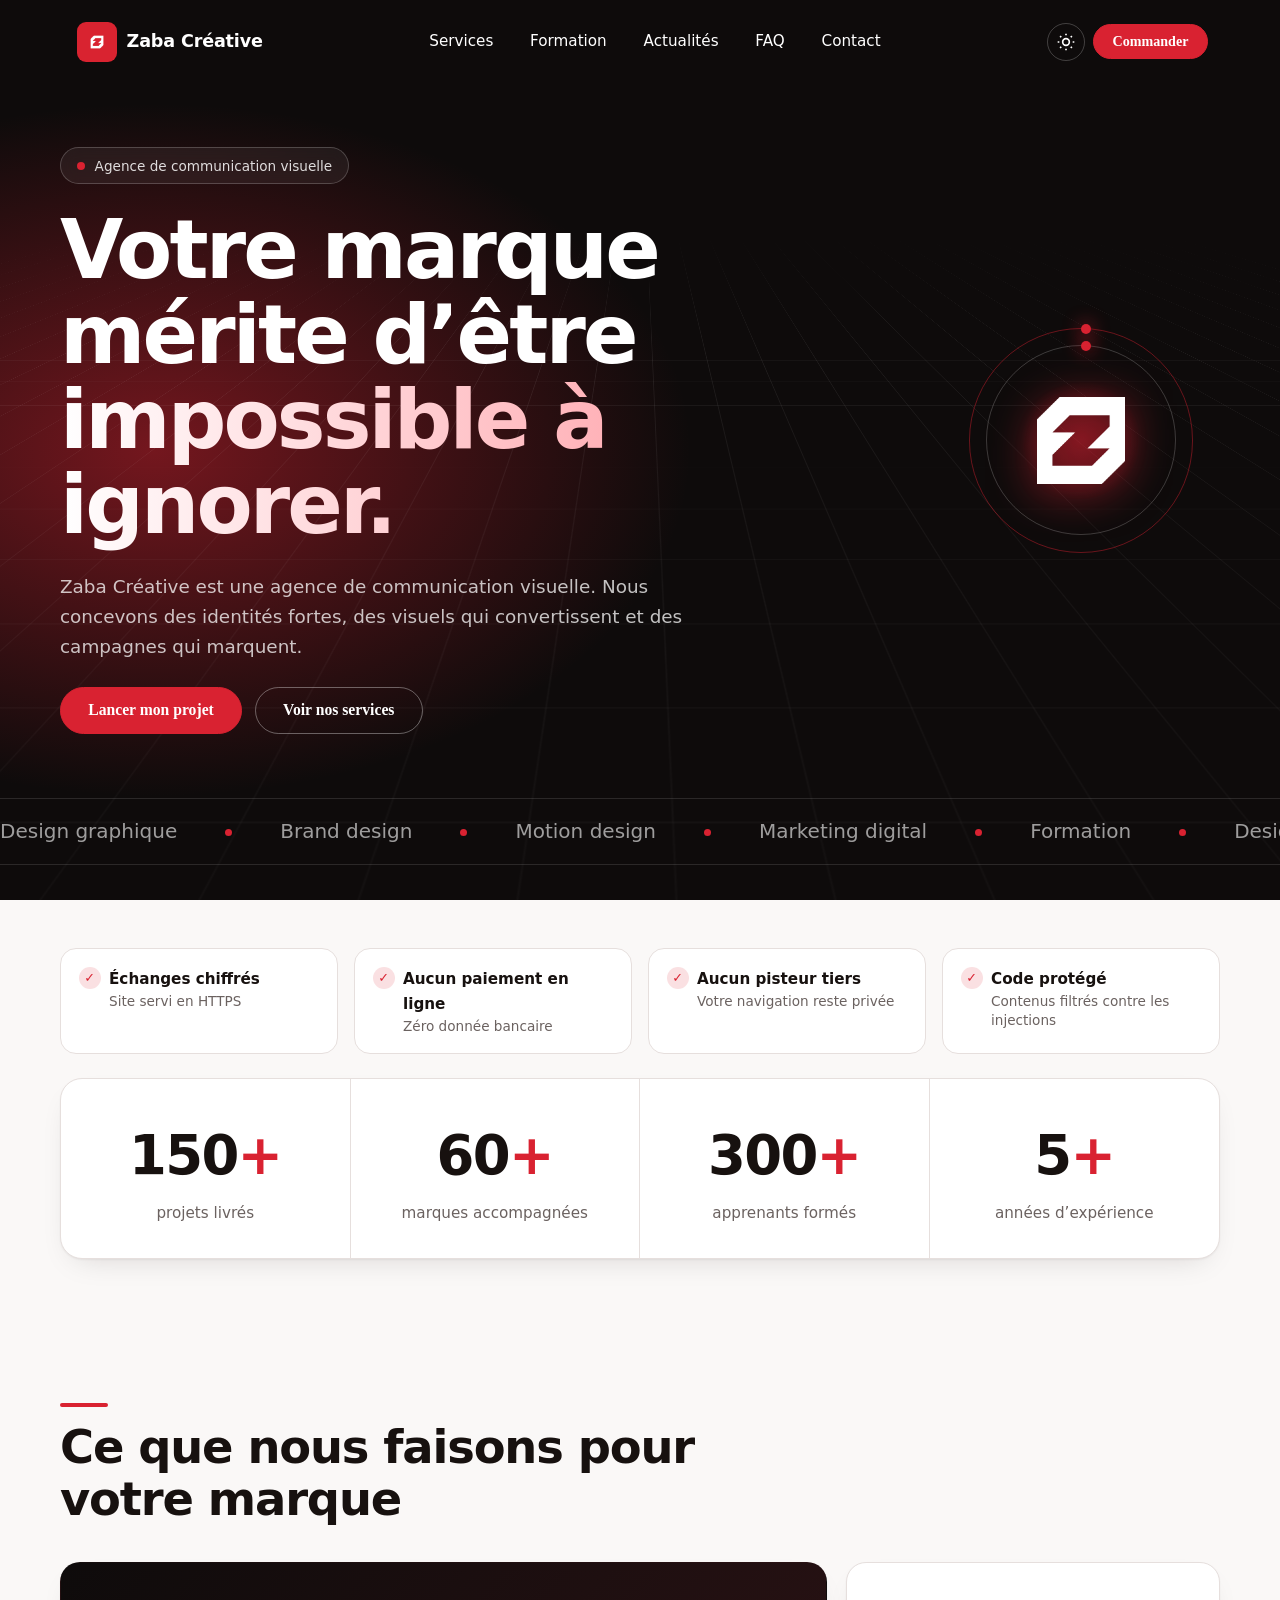
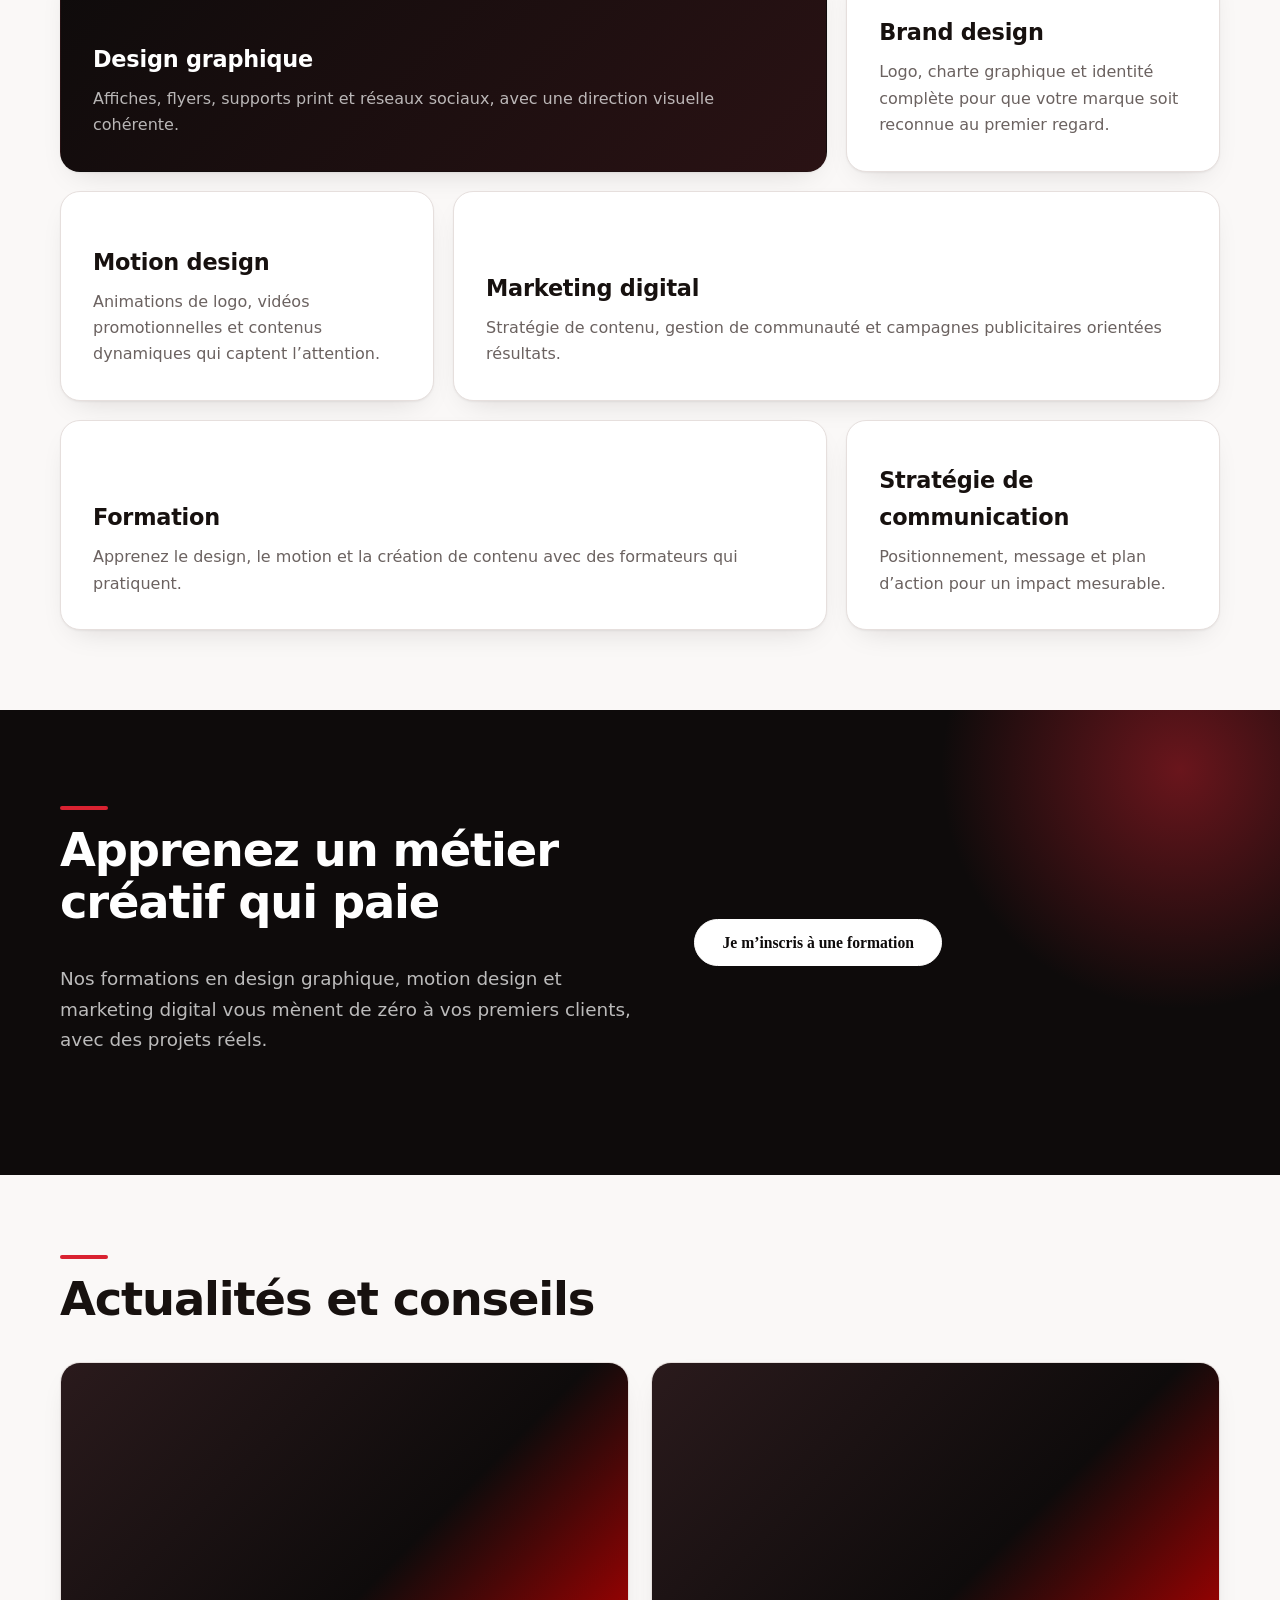
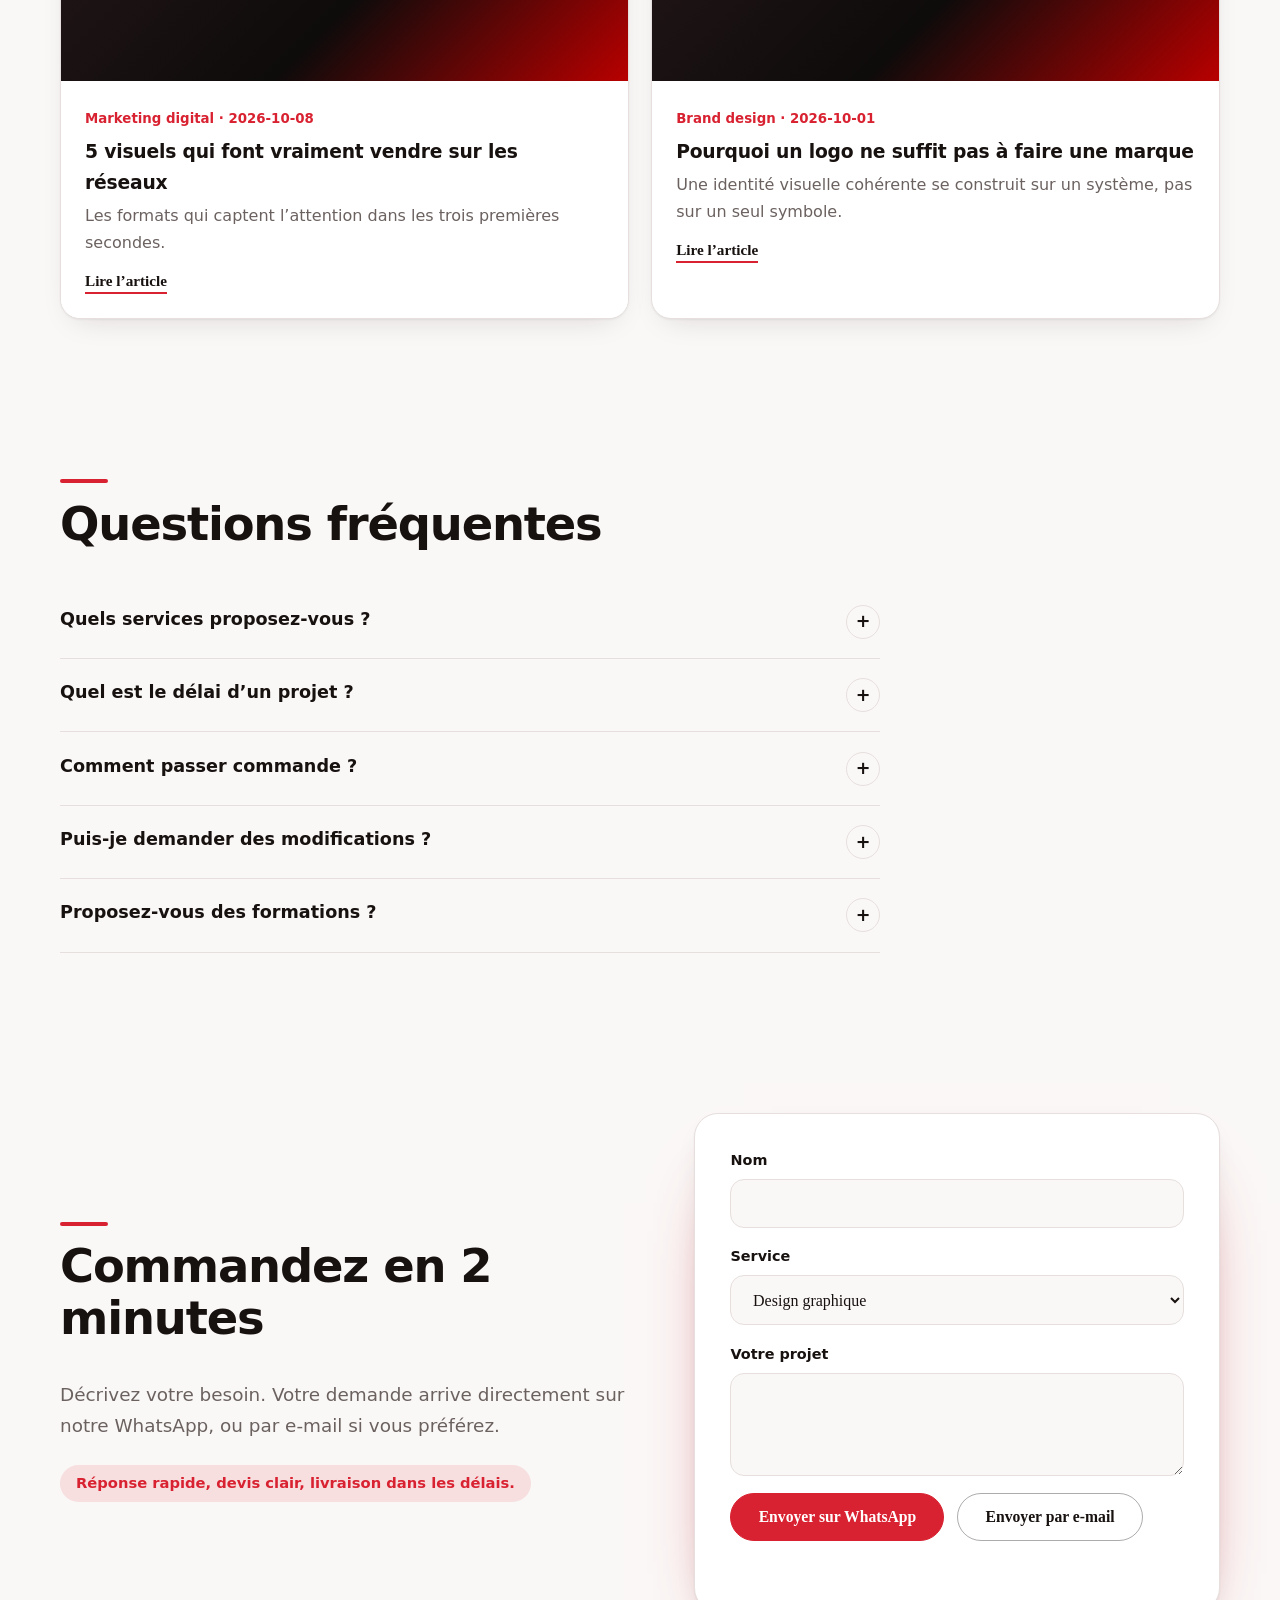
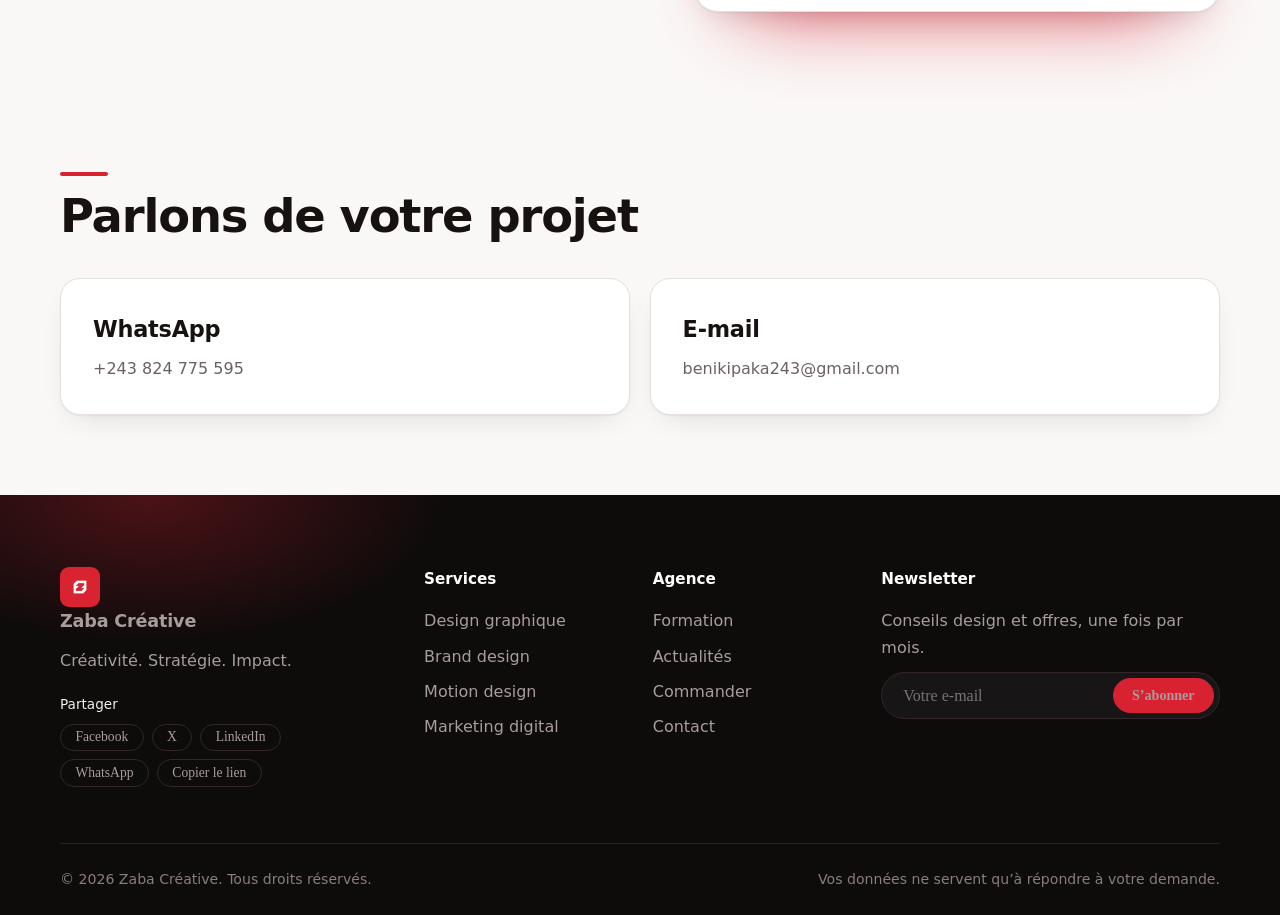
<file: index.html>
<!DOCTYPE html>
<html lang="fr">
<head>
<meta charset="utf-8">
<meta name="viewport" content="width=device-width,initial-scale=1">
<title>Zaba Créative | Agence de design graphique et brand design à Kinshasa</title>
<meta name="description" content="Zaba Créative, agence de communication visuelle : design graphique, brand design, motion design, marketing digital et formation. Créativité, stratégie, impact.">
<meta http-equiv="Content-Security-Policy" content="default-src 'self'; script-src 'self'; style-src 'self' 'unsafe-inline' https://fonts.googleapis.com; font-src https://fonts.gstatic.com; img-src 'self' data: https:; connect-src 'self'; object-src 'none'; base-uri 'self'; form-action 'self'"><meta name="referrer" content="strict-origin-when-cross-origin"><meta name="theme-color" content="#D92231">
<link rel="canonical" href="https://zabacreative.com/">
<link rel="icon" href="assets/favicon.ico" sizes="any">
<link rel="icon" type="image/png" sizes="32x32" href="assets/favicon-32.png">
<link rel="icon" type="image/png" sizes="16x16" href="assets/favicon-16.png">
<link rel="apple-touch-icon" href="assets/apple-touch-icon.png">
<link rel="manifest" href="site.webmanifest">
<meta property="og:type" content="website">
<meta property="og:site_name" content="Zaba Créative">
<meta property="og:locale" content="fr_FR">
<meta property="og:title" content="Zaba Créative | Créativité. Stratégie. Impact.">
<meta property="og:description" content="Design graphique, brand design, motion design, marketing digital et formation.">
<meta property="og:url" content="https://zabacreative.com/">
<meta property="og:image" content="https://zabacreative.com/assets/og-image.jpg">
<meta property="og:image:width" content="1200"><meta property="og:image:height" content="630">
<meta name="twitter:card" content="summary_large_image">
<meta name="twitter:title" content="Zaba Créative | Créativité. Stratégie. Impact.">
<meta name="twitter:description" content="Agence de communication visuelle : design graphique, brand design, motion design.">
<meta name="twitter:image" content="https://zabacreative.com/assets/og-image.jpg">
<script type="application/ld+json">{"@context":"https://schema.org","@type":"Organization","name":"Zaba Créative","url":"https://zabacreative.com","logo":"https://zabacreative.com/assets/logo.png","email":"benikipaka243@gmail.com","telephone":"+243824775595","slogan":"Créativité. Stratégie. Impact."}</script>
<link rel="preconnect" href="https://fonts.googleapis.com"><link rel="preconnect" href="https://fonts.gstatic.com" crossorigin>
<link href="https://fonts.googleapis.com/css2?family=Outfit:wght@300;400;600;800&display=swap" rel="stylesheet">
<link rel="stylesheet" href="style.css">
</head>
<body>
<div id="pg"></div>
<header class="nav" id="nav">
  <a class="brand" href="#top"><img src="assets/logo.png" alt="Logo Zaba Créative" width="40" height="40"><span>Zaba Créative</span></a>
  <nav id="menu">
    <a href="#services">Services</a><a href="#formation">Formation</a><a href="#blog">Actualités</a><a href="#faq">FAQ</a><a href="#contact">Contact</a>
  </nav>
  <div class="nav-r">
    <button id="theme" aria-label="Changer de thème"><svg viewBox="0 0 24 24" width="20" height="20" fill="none" stroke="currentColor" stroke-width="2"><circle cx="12" cy="12" r="4"/><path d="M12 2v2M12 20v2M4.9 4.9l1.4 1.4M17.7 17.7l1.4 1.4M2 12h2M20 12h2M4.9 19.1l1.4-1.4M17.7 6.3l1.4-1.4"/></svg></button>
    <a class="btn sm" href="#commander">Commander</a>
    <button id="burger" aria-label="Menu"><span></span><span></span></button>
  </div>
</header>

<main id="top">
<section class="hero">
  <div class="grid-bg"></div>
  <div class="wrap hero-in">
    <div class="hero-t"><p class="pill"><i></i>Agence de communication visuelle</p><h1><span>Votre marque</span><span>mérite d’être</span><span class="out">impossible à ignorer.</span></h1>
    <p class="lead">Zaba Créative est une agence de communication visuelle. Nous concevons des identités fortes, des visuels qui convertissent et des campagnes qui marquent.</p>
    <div class="cta"><a class="btn" href="#commander">Lancer mon projet</a><a class="btn ghost" href="#services">Voir nos services</a></div></div>
    <div class="vis" id="vis" aria-hidden="true"><i class="ring r1"></i><i class="ring r2"></i><img src="assets/logo-z.png" alt="" width="120" height="120"></div>
  </div>
  <div class="marquee"><div><span>Design graphique</span><span>Brand design</span><span>Motion design</span><span>Marketing digital</span><span>Formation</span><span>Design graphique</span><span>Brand design</span><span>Motion design</span><span>Marketing digital</span><span>Formation</span></div></div>
</section>

<section class="trust wrap" aria-label="Sécurité">
  <div><b>Échanges chiffrés</b><p>Site servi en HTTPS</p></div><div><b>Aucun paiement en ligne</b><p>Zéro donnée bancaire</p></div><div><b>Aucun pisteur tiers</b><p>Votre navigation reste privée</p></div><div><b>Code protégé</b><p>Contenus filtrés contre les injections</p></div>
</section>
<section class="stats wrap">
  <div><b data-n="150">0</b><p>projets livrés</p></div>
  <div><b data-n="60">0</b><p>marques accompagnées</p></div>
  <div><b data-n="300">0</b><p>apprenants formés</p></div>
  <div><b data-n="5">0</b><p>années d’expérience</p></div>
</section>

<section class="sec wrap" id="services">
  <h2 class="rv">Ce que nous faisons pour votre marque</h2>
  <div class="cards">
    <article class="card rv"><h3>Design graphique</h3><p>Affiches, flyers, supports print et réseaux sociaux, avec une direction visuelle cohérente.</p></article>
    <article class="card rv"><h3>Brand design</h3><p>Logo, charte graphique et identité complète pour que votre marque soit reconnue au premier regard.</p></article>
    <article class="card rv"><h3>Motion design</h3><p>Animations de logo, vidéos promotionnelles et contenus dynamiques qui captent l’attention.</p></article>
    <article class="card rv"><h3>Marketing digital</h3><p>Stratégie de contenu, gestion de communauté et campagnes publicitaires orientées résultats.</p></article>
    <article class="card rv"><h3>Formation</h3><p>Apprenez le design, le motion et la création de contenu avec des formateurs qui pratiquent.</p></article>
    <article class="card rv"><h3>Stratégie de communication</h3><p>Positionnement, message et plan d’action pour un impact mesurable.</p></article>
  </div>
</section>

<section class="sec band" id="formation">
  <div class="wrap split">
    <div class="rv"><h2>Apprenez un métier créatif qui paie</h2><p class="lead">Nos formations en design graphique, motion design et marketing digital vous mènent de zéro à vos premiers clients, avec des projets réels.</p></div>
    <div class="rv"><a class="btn light" href="#commander" data-service="Formation">Je m’inscris à une formation</a></div>
  </div>
</section>

<section class="sec wrap" id="blog">
  <h2 class="rv">Actualités et conseils</h2>
  <div class="posts" id="posts"></div>
</section>

<section class="sec wrap" id="faq">
  <h2 class="rv">Questions fréquentes</h2>
  <div class="faq rv">
    <details><summary>Quels services proposez-vous ?</summary><p>Design graphique, brand design, motion design, marketing digital et formation, pour particuliers et entreprises.</p></details>
    <details><summary>Quel est le délai d’un projet ?</summary><p>Un visuel simple prend quelques jours. Une identité de marque complète demande en général deux à trois semaines. Le délai exact est confirmé dans le devis.</p></details>
    <details><summary>Comment passer commande ?</summary><p>Remplissez le formulaire de commande : votre demande nous arrive par WhatsApp ou par e-mail, et nous vous répondons avec un devis.</p></details>
    <details><summary>Puis-je demander des modifications ?</summary><p>Oui. Des retouches sont incluses pour que le résultat corresponde à votre vision. Le nombre de cycles est précisé dans le devis.</p></details>
    <details><summary>Proposez-vous des formations ?</summary><p>Oui, en design graphique, motion design et marketing digital. Contactez-nous pour connaître les prochaines sessions.</p></details>
  </div>
</section>

<section class="sec wrap split" id="commander">
  <div class="rv"><h2>Commandez en 2 minutes</h2><p class="lead">Décrivez votre besoin. Votre demande arrive directement sur notre WhatsApp, ou par e-mail si vous préférez.</p>
    <p class="note">Réponse rapide, devis clair, livraison dans les délais.</p></div>
  <form id="order" class="form rv" novalidate>
    <label>Nom<input name="nom" required autocomplete="name"></label>
    <label>Service<select name="service"><option>Design graphique</option><option>Brand design</option><option>Motion design</option><option>Marketing digital</option><option>Formation</option></select></label>
    <label>Votre projet<textarea name="msg" rows="4" required></textarea></label>
    <div class="cta"><button class="btn" data-via="wa" type="submit">Envoyer sur WhatsApp</button><button class="btn ghost" data-via="mail" type="submit">Envoyer par e-mail</button></div>
    <p class="err" id="oerr" role="alert"></p>
  </form>
</section>

<section class="sec wrap" id="contact">
  <h2 class="rv">Parlons de votre projet</h2>
  <div class="cards two">
    <a class="card rv" href="https://wa.me/243824775595" target="_blank" rel="noopener"><h3>WhatsApp</h3><p>+243 824 775 595</p></a>
    <a class="card rv" href="mailto:benikipaka243@gmail.com"><h3>E-mail</h3><p>benikipaka243@gmail.com</p></a>
  </div>
</section>
</main>

<footer class="foot">
  <div class="wrap fgrid">
    <div><a class="brand" href="#top"><img src="assets/logo.png" alt="" width="40" height="40"><span>Zaba Créative</span></a><p>Créativité. Stratégie. Impact.</p>
      <div class="share" aria-label="Partager"><span>Partager</span><a data-s="fb">Facebook</a><a data-s="x">X</a><a data-s="in">LinkedIn</a><a data-s="wa">WhatsApp</a><button data-s="cp">Copier le lien</button></div></div>
    <div><h4>Services</h4><a href="#services">Design graphique</a><a href="#services">Brand design</a><a href="#services">Motion design</a><a href="#services">Marketing digital</a></div>
    <div><h4>Agence</h4><a href="#formation">Formation</a><a href="#blog">Actualités</a><a href="#commander">Commander</a><a href="#contact">Contact</a></div>
    <div><h4>Newsletter</h4><p>Conseils design et offres, une fois par mois.</p>
      <form id="news" class="nl" novalidate><input type="email" name="email" placeholder="Votre e-mail" aria-label="E-mail" required><button class="btn sm">S’abonner</button></form><p class="err" id="nerr" role="status"></p></div>
  </div>
  <div class="wrap legal"><span>© <span id="yr"></span> Zaba Créative. Tous droits réservés.</span><span>Vos données ne servent qu’à répondre à votre demande.</span></div>
</footer>
<div class="modal" id="modal" role="dialog" aria-modal="true" aria-label="Article"><div class="mbox" id="mbox"></div></div>
<nav class="dock" aria-label="Actions rapides"><a class="btn" href="https://wa.me/243824775595" target="_blank" rel="noopener">WhatsApp</a><a class="btn ghost" href="#commander">Commander</a></nav>
<script src="app.js"></script>
</body>
</html>
</file>
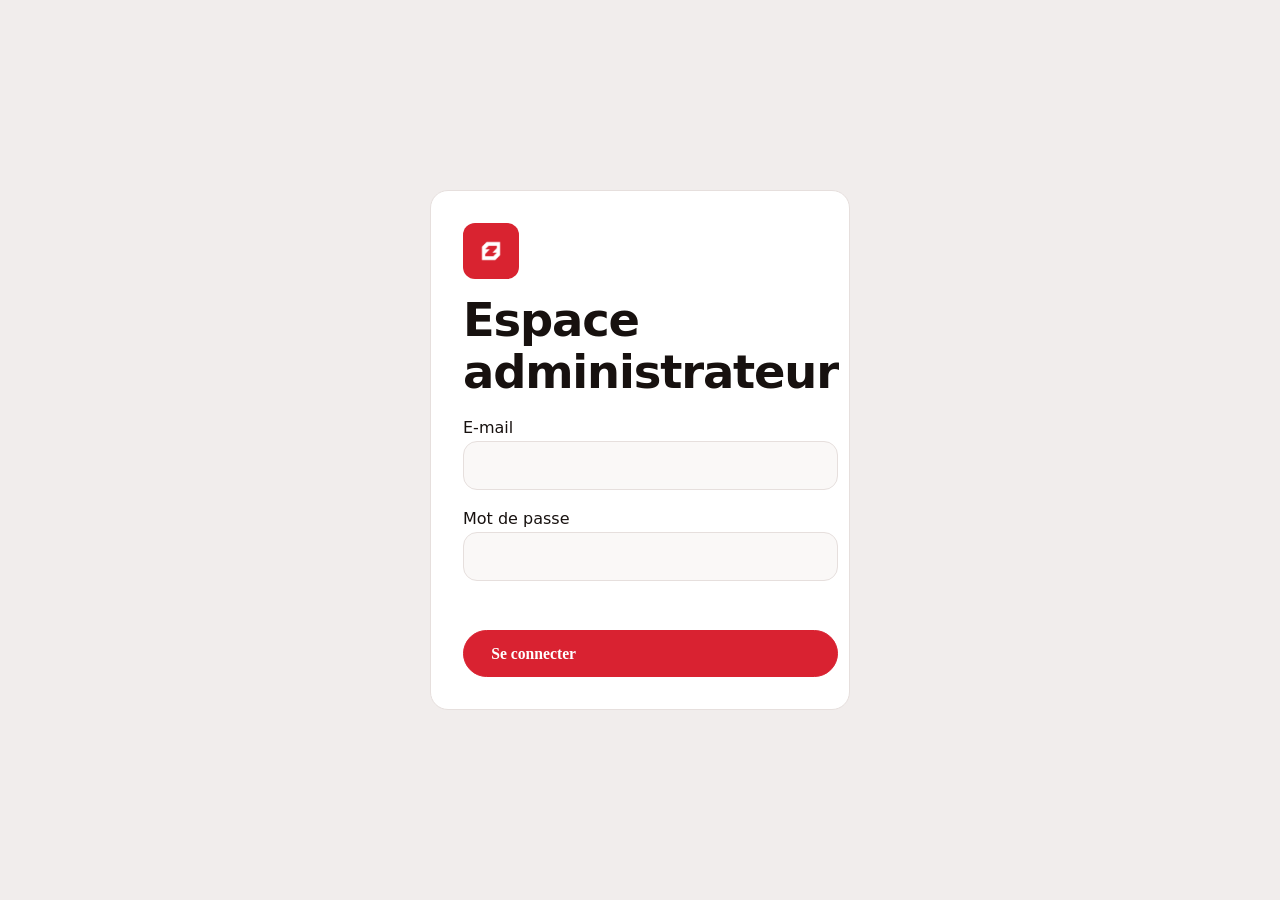
<file: admin.html>
<!DOCTYPE html>
<html lang="fr">
<head>
<meta charset="utf-8">
<meta name="viewport" content="width=device-width,initial-scale=1">
<meta http-equiv="Content-Security-Policy" content="default-src 'self'; script-src 'self'; style-src 'self' 'unsafe-inline' https://fonts.googleapis.com; font-src https://fonts.gstatic.com; img-src 'self' data: https:; connect-src 'self'; object-src 'none'; base-uri 'self'; form-action 'self'"><meta name="referrer" content="strict-origin-when-cross-origin"><meta name="robots" content="noindex,nofollow">
<title>Dashboard | Zaba Créative</title>
<link rel="icon" href="assets/favicon.ico" sizes="any">
<link rel="apple-touch-icon" href="assets/apple-touch-icon.png">
<link href="https://fonts.googleapis.com/css2?family=Outfit:wght@300;400;600;800&display=swap" rel="stylesheet">
<link rel="stylesheet" href="style.css">
<style>
body{background:var(--bg2)}
.login{min-height:100vh;display:grid;place-items:center;padding:1rem}
.box{width:min(420px,100%);background:var(--card);border:1px solid var(--line);border-radius:18px;padding:2rem;display:grid;gap:1rem}
.box img{width:56px;border-radius:12px}
.bar{display:flex;justify-content:space-between;align-items:center;padding:1rem 4%;background:var(--card);border-bottom:1px solid var(--line)}
.dash{display:grid;grid-template-columns:1.1fr 1fr;gap:1.5rem;padding:2rem 4%}
.pan{background:var(--card);border:1px solid var(--line);border-radius:16px;padding:1.5rem;display:grid;gap:1rem;align-content:start}
.pan h2{font-size:1.4rem;margin:0}
.row{display:flex;justify-content:space-between;align-items:center;gap:.8rem;padding:.7rem 0;border-top:1px solid var(--line)}
.row small{color:var(--mut)}.row div{display:flex;gap:.4rem}
.k{display:grid;grid-template-columns:1fr 1fr;gap:1rem}.k b{font-size:2rem;color:var(--red)}
.pan label{display:grid;gap:.3rem;font-weight:600;font-size:.95rem}
.ok{color:#1a8f4a;min-height:1.2em}[hidden]{display:none!important}
@media(max-width:860px){.dash{grid-template-columns:1fr}}
</style>
</head>
<body>
<section class="login" id="login">
  <form class="box" id="lf">
    <img src="assets/logo.png" alt="Zaba Créative"><h2 style="margin:0">Espace administrateur</h2>
    <label>E-mail<input type="email" id="em" autocomplete="username" required></label>
    <label>Mot de passe<input type="password" id="pw" autocomplete="current-password" required></label>
    <p class="err" id="le" role="alert"></p>
    <button class="btn">Se connecter</button>
  </form>
</section>

<section id="app" hidden>
  <div class="bar"><a class="brand" href="index.html"><img src="assets/logo.png" alt="" width="36" height="36"><span>Dashboard</span></a>
    <div style="display:flex;gap:.6rem"><a class="btn ghost sm" href="index.html" target="_blank">Voir le site</a><button class="btn sm" id="out">Déconnexion</button></div></div>
  <div class="dash">
    <form class="pan" id="pf">
      <h2 id="ft">Nouvel article</h2>
      <label>Titre<input id="t" required></label>
      <label>Catégorie<select id="c"><option>Design graphique</option><option>Brand design</option><option>Motion design</option><option>Marketing digital</option><option>Formation</option><option>Actualité</option></select></label>
      <label>Image de couverture<input type="file" id="im" accept="image/*"></label>
      <label>Résumé (affiché sur la carte)<textarea id="x" rows="2" required></textarea></label>
      <label>Contenu de l’article<textarea id="b" rows="8" required></textarea></label>
      <div class="cta"><button class="btn">Publier</button><button type="button" class="btn ghost" id="rs">Annuler</button></div>
      <p class="ok" id="ms" role="status"></p>
    </form>
    <div style="display:grid;gap:1.5rem;align-content:start">
      <div class="pan"><div class="k"><div><b id="kp">0</b><p>articles publiés</p></div><div><b id="ks">0</b><p>abonnés newsletter</p></div></div></div>
      <div class="pan"><h2>Articles</h2><div id="list"></div></div>
      <div class="pan"><h2>Abonnés</h2><div id="subs"></div><button class="btn ghost sm" id="csv">Exporter en CSV</button></div>
    </div>
  </div>
</section>
<script src="admin.js"></script>
</body>
</html>
</file>
<file: style.css>
:root{--red:#D92231;--red2:#B80000;--ink:#0e0b0b;--bg:#faf8f7;--bg2:#f1edec;--tx:#17110f;--mut:#6b6260;--line:#e6dfdd;--card:#fff;--sh:0 1px 2px rgba(20,10,10,.05),0 12px 32px -16px rgba(20,10,10,.18)}
[data-theme=dark]{--bg:#0e0b0b;--bg2:#151010;--tx:#f4eeee;--mut:#a99c9c;--line:#2b2020;--card:#1a1414;--sh:0 1px 0 rgba(255,255,255,.03),0 16px 36px -18px #000}
*{box-sizing:border-box;margin:0;padding:0}
html{scroll-behavior:smooth;scroll-padding-top:84px}
body{font-family:Outfit,system-ui,sans-serif;background:var(--bg);color:var(--tx);line-height:1.65;transition:background .3s,color .3s}
a{color:inherit;text-decoration:none}img{max-width:100%;display:block}
:focus-visible{outline:2px solid var(--red);outline-offset:3px}
.wrap{width:min(1160px,92%);margin-inline:auto}
.btn{display:inline-flex;align-items:center;gap:.5rem;background:var(--red);color:#fff;border:1px solid var(--red);padding:.85rem 1.7rem;border-radius:999px;font:600 .98rem Outfit;cursor:pointer;transition:transform .25s,box-shadow .25s,background .25s,color .25s}
.btn:hover{transform:translateY(-2px);box-shadow:0 14px 28px -14px var(--red)}
.btn.ghost{background:transparent;color:inherit;border-color:color-mix(in srgb,currentColor 35%,transparent)}
.btn.ghost:hover{border-color:currentColor;box-shadow:none}
.btn.light{background:#fff;color:var(--ink);border-color:#fff}
.btn.sm{padding:.5rem 1.15rem;font-size:.88rem}
/* Nav */
.nav{position:fixed;top:12px;left:50%;translate:-50% 0;z-index:50;width:min(1160px,94%);display:flex;align-items:center;justify-content:space-between;padding:.55rem .7rem .55rem 1rem;border-radius:999px;border:1px solid transparent;transition:background .3s,border-color .3s,box-shadow .3s,backdrop-filter .3s}
.nav.on{background:color-mix(in srgb,var(--bg) 80%,transparent);backdrop-filter:blur(16px) saturate(1.4);border-color:var(--line);box-shadow:var(--sh)}
.brand{display:flex;align-items:center;gap:.6rem;font-weight:800;font-size:1.1rem;letter-spacing:-.01em}.brand img{border-radius:9px}
#menu{display:flex;gap:.3rem}#menu a{padding:.45rem 1rem;border-radius:999px;font-size:.95rem;transition:background .25s}
#menu a:hover{background:color-mix(in srgb,currentColor 10%,transparent)}
.nav-r{display:flex;align-items:center;gap:.5rem}
#theme,#burger{background:none;border:1px solid color-mix(in srgb,currentColor 22%,transparent);color:inherit;width:38px;height:38px;border-radius:50%;cursor:pointer;display:grid;place-items:center;transition:transform .4s}
#theme:hover{transform:rotate(40deg)}
#burger{display:none;gap:4px;align-content:center}#burger span{display:block;width:16px;height:2px;background:currentColor}
.nav:not(.on){color:#fff}
/* Hero */
.hero{position:relative;min-height:100svh;display:flex;flex-direction:column;justify-content:center;background:radial-gradient(ellipse 60% 55% at 12% 50%,rgba(217,34,49,.5),transparent 70%),var(--ink);color:#fff;overflow:hidden}
.grid-bg{position:absolute;inset:-50%;background:linear-gradient(rgba(255,255,255,.07) 1px,transparent 1px) 0 0/72px 72px,linear-gradient(90deg,rgba(255,255,255,.07) 1px,transparent 1px) 0 0/72px 72px;transform:perspective(700px) rotateX(62deg) translateY(-8%);animation:grid 14s linear infinite;mask-image:linear-gradient(transparent,#000 45%,transparent)}
@keyframes grid{to{background-position:0 72px,72px 0}}
.hero-in{position:relative;padding-top:7rem}
h1{font-size:clamp(2.5rem,7vw,5.6rem);line-height:1.04;font-weight:800;letter-spacing:-.035em}
h1 span{display:block;overflow:hidden;animation:up 1s cubic-bezier(.2,.8,.2,1) both}
h1 span:nth-child(2){animation-delay:.12s}h1 span:nth-child(3){animation-delay:.24s}
h1 .out{color:transparent;-webkit-text-stroke:1.5px rgba(255,255,255,.9)}
@keyframes up{from{transform:translateY(60%);opacity:0}}
.lead{max-width:56ch;font-size:1.15rem;margin:1.5rem 0;color:rgba(255,255,255,.75)}
.sec .lead{color:var(--mut)}
.cta{display:flex;flex-wrap:wrap;gap:.8rem}
.hero .lead,.hero .cta{animation:up 1s .5s both}
.marquee{position:relative;margin-top:4rem;border-block:1px solid rgba(255,255,255,.12);padding:1rem 0;overflow:hidden;white-space:nowrap}
.marquee div{display:inline-block;animation:mq 30s linear infinite}
.marquee span{font-size:1.25rem;font-weight:300;margin-right:3rem;color:rgba(255,255,255,.6)}
.marquee span::after{content:"";display:inline-block;width:7px;height:7px;border-radius:50%;background:var(--red);margin-left:3rem;vertical-align:middle}
@keyframes mq{to{transform:translateX(-50%)}}
/* Stats */
.stats{display:grid;grid-template-columns:repeat(4,1fr);margin-block:4rem;background:var(--card);border:1px solid var(--line);border-radius:22px;box-shadow:var(--sh)}
.stats>div{padding:2rem 1rem;text-align:center;border-right:1px solid var(--line)}.stats>div:last-child{border:0}
.stats b{font-size:clamp(2.2rem,4.5vw,3.4rem);font-weight:800;letter-spacing:-.03em}.stats b::after{content:"+";color:var(--red)}
.stats p{color:var(--mut);font-size:.95rem}
.sec{padding:5rem 0}
h2{font-size:clamp(1.9rem,4vw,2.9rem);line-height:1.12;margin-bottom:2.2rem;letter-spacing:-.025em;max-width:20ch}
/* Cards */
.cards{display:grid;grid-template-columns:repeat(auto-fit,minmax(270px,1fr));gap:1.2rem}
.cards.two{grid-template-columns:repeat(auto-fit,minmax(300px,1fr))}
.card{position:relative;display:block;background:var(--card);border:1px solid var(--line);border-radius:20px;padding:2rem;box-shadow:var(--sh);overflow:hidden;transition:transform .35s,border-color .35s}
.card::before{content:"";position:absolute;left:0;top:0;height:3px;width:0;background:var(--red);transition:width .45s}
.card::after{content:"";position:absolute;width:180px;height:180px;right:-70px;bottom:-70px;border-radius:50%;background:radial-gradient(var(--red),transparent 70%);opacity:0;transition:opacity .4s}
.card:hover{transform:translateY(-6px);border-color:color-mix(in srgb,var(--red) 45%,var(--line))}
.card:hover::before{width:100%}.card:hover::after{opacity:.14}
.card h3{margin-bottom:.5rem;font-size:1.25rem;letter-spacing:-.01em}.card p{color:var(--mut)}
/* Formation */
.band{background:var(--ink);color:#fff;position:relative;overflow:hidden}
.band::before{content:"";position:absolute;width:520px;height:520px;right:-160px;top:-200px;background:radial-gradient(rgba(217,34,49,.45),transparent 65%)}
.band .wrap{position:relative}.band .lead{color:rgba(255,255,255,.72)}
.split{display:grid;grid-template-columns:1.1fr 1fr;gap:3.5rem;align-items:center}
.note{display:inline-block;padding:.4rem 1rem;border-radius:999px;background:color-mix(in srgb,var(--red) 12%,transparent);color:var(--red);font-weight:600;font-size:.92rem}
/* Formulaire */
.form{position:relative;display:grid;gap:1.1rem;background:var(--card);padding:2.2rem;border-radius:24px;border:1px solid var(--line);box-shadow:var(--sh),0 40px 80px -50px var(--red)}
.form label{display:grid;gap:.4rem;font-weight:600;font-size:.9rem}
input,select,textarea{font:400 1rem Outfit;color:var(--tx);background:var(--bg);border:1px solid var(--line);border-radius:14px;padding:.9rem 1.1rem;width:100%;transition:border-color .25s,box-shadow .25s,background .25s}
input:hover,select:hover,textarea:hover{border-color:color-mix(in srgb,var(--tx) 30%,var(--line))}
input:focus,select:focus,textarea:focus{border-color:var(--red);outline:0;box-shadow:0 0 0 4px color-mix(in srgb,var(--red) 16%,transparent);background:var(--card)}
textarea{resize:vertical}
.err{color:var(--red);min-height:1.2em;font-size:.9rem}
/* FAQ */
.faq{max-width:820px}
.faq details{border-bottom:1px solid var(--line);padding:1.2rem 0}
.faq summary{display:flex;justify-content:space-between;gap:1rem;cursor:pointer;font-weight:600;font-size:1.1rem;list-style:none}
.faq summary::-webkit-details-marker{display:none}
.faq summary::after{content:"+";flex:none;width:32px;height:32px;border-radius:50%;border:1px solid var(--line);display:grid;place-items:center;transition:transform .3s,background .3s,color .3s}
.faq details[open] summary::after{transform:rotate(45deg);background:var(--red);border-color:var(--red);color:#fff}
.faq p{color:var(--mut);margin-top:.8rem;max-width:64ch}
/* Articles */
.posts{display:grid;grid-template-columns:repeat(auto-fit,minmax(300px,1fr));gap:1.4rem}
.post{background:var(--card);border:1px solid var(--line);border-radius:20px;overflow:hidden;box-shadow:var(--sh);transition:transform .35s}
.post:hover{transform:translateY(-6px)}
.post img,.ph{width:100%;aspect-ratio:16/9;object-fit:cover;background:linear-gradient(135deg,#2a1a1c,var(--ink) 60%,var(--red2));transition:transform .6s}
.post{overflow:hidden}.post:hover img,.post:hover .ph{transform:scale(1.04)}
.post>div:not(.ph){padding:1.5rem;position:relative;background:var(--card)}
.post small{color:var(--red);font-weight:600}.post h3{margin:.3rem 0;letter-spacing:-.01em}.post p{color:var(--mut)}
.post .body{display:none}
.post button{margin-top:1rem;background:none;border:0;color:var(--tx);font:600 .95rem Outfit;cursor:pointer;border-bottom:2px solid var(--red);padding:0 0 2px}
/* Pop-up article */
.modal{position:fixed;inset:0;z-index:100;display:grid;place-items:center;padding:1rem;background:rgba(10,6,6,.65);backdrop-filter:blur(8px);opacity:0;visibility:hidden;transition:opacity .3s,visibility .3s}
.modal.on{opacity:1;visibility:visible}
.mbox{position:relative;width:min(760px,100%);max-height:90vh;overflow:auto;background:var(--card);border-radius:24px;transform:translateY(24px) scale(.97);transition:transform .4s cubic-bezier(.2,.8,.2,1)}
.modal.on .mbox{transform:none}
.mbox img,.mbox .ph{width:100%;aspect-ratio:16/8;object-fit:cover;background:linear-gradient(135deg,#2a1a1c,var(--ink) 60%,var(--red2))}
.mbox article{padding:2rem 2.2rem 2.4rem}.mbox small{color:var(--red);font-weight:600}
.mbox h3{font-size:clamp(1.5rem,3.5vw,2.1rem);line-height:1.2;margin:.4rem 0 1rem;letter-spacing:-.02em}
.mbox p{white-space:pre-line;color:var(--mut);font-size:1.05rem;max-width:62ch}
.mx{position:absolute;top:14px;right:14px;width:40px;height:40px;border-radius:50%;border:0;background:rgba(0,0,0,.55);color:#fff;font-size:1.3rem;cursor:pointer;z-index:2}
/* Footer */
.foot{background:var(--ink);color:#f4eeee;padding-top:4.5rem;position:relative;overflow:hidden}
.foot::before{content:"";position:absolute;width:600px;height:300px;left:-150px;top:-150px;background:radial-gradient(rgba(217,34,49,.3),transparent 70%)}
.fgrid{position:relative;display:grid;grid-template-columns:1.4fr .8fr .8fr 1.5fr;gap:3rem}
.foot h4{margin-bottom:1rem;font-weight:600;font-size:.95rem;color:#fff}
.foot a,.foot button{color:#a99c9c}.foot .fgrid>div>a{display:block;margin-bottom:.55rem;transition:color .2s,transform .2s}
.foot .fgrid>div>a:hover{color:#fff;transform:translateX(4px)}.foot p{color:#a99c9c;margin:.7rem 0}
.share{display:flex;flex-wrap:wrap;gap:.5rem;align-items:center;margin-top:1.2rem}.share span{width:100%;font-size:.85rem}
.share a,.share button{border:1px solid #33262a;border-radius:999px;padding:.3rem .9rem;font:400 .85rem Outfit;background:none;cursor:pointer;transition:background .25s,color .25s}
.share a:hover,.share button:hover{background:#fff;color:var(--ink)}
.nl{display:flex;padding:5px;border:1px solid #33262a;border-radius:999px;background:rgba(255,255,255,.04)}
.nl input{border:0;background:none;color:#fff;box-shadow:none;padding:.5rem 1rem}.nl input:focus{box-shadow:none;background:none}
.foot .err{color:#ff8a93}
.legal{position:relative;display:flex;justify-content:space-between;flex-wrap:wrap;gap:1rem;margin-top:3.5rem;padding:1.5rem 0;border-top:1px solid #2b2020;color:#8a7d7d;font-size:.88rem}
.rv{opacity:0;transform:translateY(24px);transition:opacity .8s,transform .8s cubic-bezier(.2,.8,.2,1)}.rv.in{opacity:1;transform:none}
body.lock{overflow:hidden}
@media(max-width:860px){
  #burger{display:grid}.nav{border-radius:22px}
  #menu{position:absolute;left:0;right:0;top:calc(100% + 8px);flex-direction:column;background:var(--card);color:var(--tx);border:1px solid var(--line);border-radius:20px;padding:.6rem;box-shadow:var(--sh);opacity:0;visibility:hidden;transform:translateY(-8px);transition:.3s}
  #menu.open{opacity:1;visibility:visible;transform:none}#menu a{padding:.8rem 1rem}
  .split,.fgrid{grid-template-columns:1fr}.stats{grid-template-columns:repeat(2,1fr)}.stats>div:nth-child(2){border-right:0}.stats>div:nth-child(-n+2){border-bottom:1px solid var(--line)}
}
@media(prefers-reduced-motion:reduce){*{animation:none!important;transition:none!important}.rv{opacity:1;transform:none}}
/* ===== Redesign ===== */
#pg{position:fixed;top:0;left:0;height:3px;width:0;background:linear-gradient(90deg,var(--red),#ff6b78);z-index:90}
.hero-in{display:grid;grid-template-columns:1.25fr .75fr;gap:3rem;align-items:center}
h1{font-size:clamp(2.6rem,6.4vw,5.4rem)}
h1 .out{background:linear-gradient(90deg,#fff,#ff8a93);-webkit-background-clip:text;background-clip:text;-webkit-text-stroke:0;color:transparent}
.vis{position:relative;display:grid;place-items:center;aspect-ratio:1;transition:transform .25s ease-out;transform-style:preserve-3d;animation:fl 6s ease-in-out infinite}
.vis img{width:58%;border-radius:12%;box-shadow:0 40px 90px -20px rgba(217,34,49,.65),0 0 0 1px rgba(255,255,255,.12)}
.ring{position:absolute;inset:6%;border-radius:50%;border:1px dashed rgba(255,255,255,.22);animation:spin 28s linear infinite}
.ring.r2{inset:-4%;border:1px solid rgba(217,34,49,.45);animation-duration:40s;animation-direction:reverse}
.ring::after{content:"";position:absolute;top:-5px;left:50%;width:10px;height:10px;border-radius:50%;background:var(--red);box-shadow:0 0 18px var(--red)}
@keyframes spin{to{rotate:360deg}}@keyframes fl{50%{translate:0 -14px}}
.trust{display:grid;grid-template-columns:repeat(4,1fr);gap:1rem;margin-top:3rem}
.trust div{padding:1.1rem 1.3rem;border:1px solid var(--line);border-radius:16px;background:var(--card);position:relative;padding-left:3rem}
.trust div::before{content:"✓";position:absolute;left:1.1rem;top:1.1rem;width:22px;height:22px;border-radius:50%;background:color-mix(in srgb,var(--red) 14%,transparent);color:var(--red);display:grid;place-items:center;font-size:.8rem;font-weight:800}
.trust b{display:block;font-size:.95rem}.trust p{color:var(--mut);font-size:.85rem;line-height:1.4}
.stats{margin-block:1.5rem 4rem}
#services .cards{grid-template-columns:repeat(3,1fr)}
#services .card:nth-child(1),#services .card:nth-child(4),#services .card:nth-child(5){grid-column:span 2}
#services .card{min-height:210px;display:flex;flex-direction:column;justify-content:flex-end}
#services .card:nth-child(1){background:linear-gradient(135deg,var(--ink),#2a1214);color:#fff;border-color:transparent}
#services .card:nth-child(1) p{color:rgba(255,255,255,.7)}
.card::after{inset:0;width:auto;height:auto;right:auto;bottom:auto;border-radius:0;background:radial-gradient(320px circle at var(--mx,50%) var(--my,50%),rgba(217,34,49,.18),transparent 65%);opacity:0}
.card:hover::after{opacity:1}
.card h3{font-size:1.4rem}
.sec h2{position:relative;padding-top:1.2rem}.sec h2::before{content:"";position:absolute;top:0;left:0;width:48px;height:4px;border-radius:4px;background:var(--red)}
.band{padding:6rem 0}.band h2{color:#fff;max-width:18ch}
@media(max-width:860px){
  .hero-in{grid-template-columns:1fr;text-align:center;padding-top:6.5rem}
  .vis{order:-1;width:min(52vw,220px);margin:0 auto}
  .lead{margin-inline:auto}
  .cta{justify-content:center}.cta .btn{justify-content:center;min-width:min(100%,260px)}
  .sec h2,.sec .lead,.band h2{margin-inline:auto;text-align:center}.sec h2::before{left:50%;translate:-50% 0}
  .sec .split>div,.band .split>div{text-align:center}.note{margin-inline:auto}
  .form .cta .btn{width:100%}
  .trust{grid-template-columns:1fr 1fr}
  #services .cards{grid-template-columns:1fr}#services .card:nth-child(n){grid-column:auto;min-height:0}
  .fgrid{text-align:center}.fgrid .brand,.share{justify-content:center}.foot .fgrid>div>a:hover{transform:none}
  .legal{justify-content:center;text-align:center}
}
@media(max-width:480px){.trust{grid-template-columns:1fr}}
/* ===== Hero mobile ===== */
html,body{overflow-x:clip}
.hero-in>*{min-width:0}
h1 span{padding-bottom:.1em;margin-bottom:-.1em}
.pill{display:inline-flex;align-items:center;gap:.6rem;padding:.4rem 1rem;border:1px solid rgba(255,255,255,.2);border-radius:999px;background:rgba(255,255,255,.06);backdrop-filter:blur(8px);font-size:.85rem;color:rgba(255,255,255,.85);margin-bottom:1.4rem;animation:up .8s both}
.pill i{width:8px;height:8px;border-radius:50%;background:var(--red);box-shadow:0 0 0 0 var(--red);animation:pu 2s infinite}
@keyframes pu{70%{box-shadow:0 0 0 9px transparent}}
.dock{display:none}
@media(max-width:860px){
  .hero{min-height:100svh;justify-content:flex-start;padding-bottom:1.5rem}
  .hero-in{grid-template-columns:minmax(0,1fr);gap:1.4rem;padding-top:5.8rem;justify-items:center}
  .vis{order:-1;width:clamp(120px,34vw,170px);animation:none}
  .vis img{width:62%}
  .hero-t{display:flex;flex-direction:column;align-items:center}
  h1{font-size:clamp(2.1rem,10.2vw,3.2rem);line-height:1.08;letter-spacing:-.03em}
  h1 span{text-align:center}
  .lead{font-size:1.02rem;margin:1.1rem auto 1.5rem;max-width:34ch}
  .hero .cta{width:100%;flex-direction:column;align-items:center}
  .hero .cta .btn{width:100%;max-width:320px}
  .marquee{margin-top:2rem}.marquee span{font-size:1rem}
  .dock{position:fixed;z-index:60;left:50%;bottom:max(12px,env(safe-area-inset-bottom));translate:-50% 0;display:flex;gap:.5rem;padding:.4rem;border-radius:999px;background:color-mix(in srgb,var(--bg) 82%,transparent);backdrop-filter:blur(16px);border:1px solid var(--line);box-shadow:var(--sh)}
  .dock .btn{padding:.65rem 1.4rem;font-size:.9rem;justify-content:center}
  .foot{padding-bottom:4.5rem}
}
@media(max-width:380px){.hero-in{padding-top:5.2rem}.trust{gap:.7rem}}
/* ===== Z fixe, forme conservée ===== */
.hero-in{grid-template-columns:1.5fr .5fr}
.vis{width:clamp(130px,16vw,190px);justify-self:center;aspect-ratio:1;transform:none!important;animation:none;transform-style:flat}
.vis img{width:46%;height:auto;border-radius:0;box-shadow:none;filter:drop-shadow(0 6px 22px rgba(217,34,49,.75));position:relative}
.vis::before{content:"";position:absolute;inset:18%;border-radius:50%;background:radial-gradient(rgba(217,34,49,.38),transparent 70%)}
.ring.r1{inset:0;border:1px solid rgba(255,255,255,.2)}
.ring.r2{inset:-9%;animation-duration:50s}
@media(max-width:860px){.hero-in{grid-template-columns:minmax(0,1fr)}.vis{width:clamp(96px,28vw,120px)}.vis img{width:48%}}
</file>
